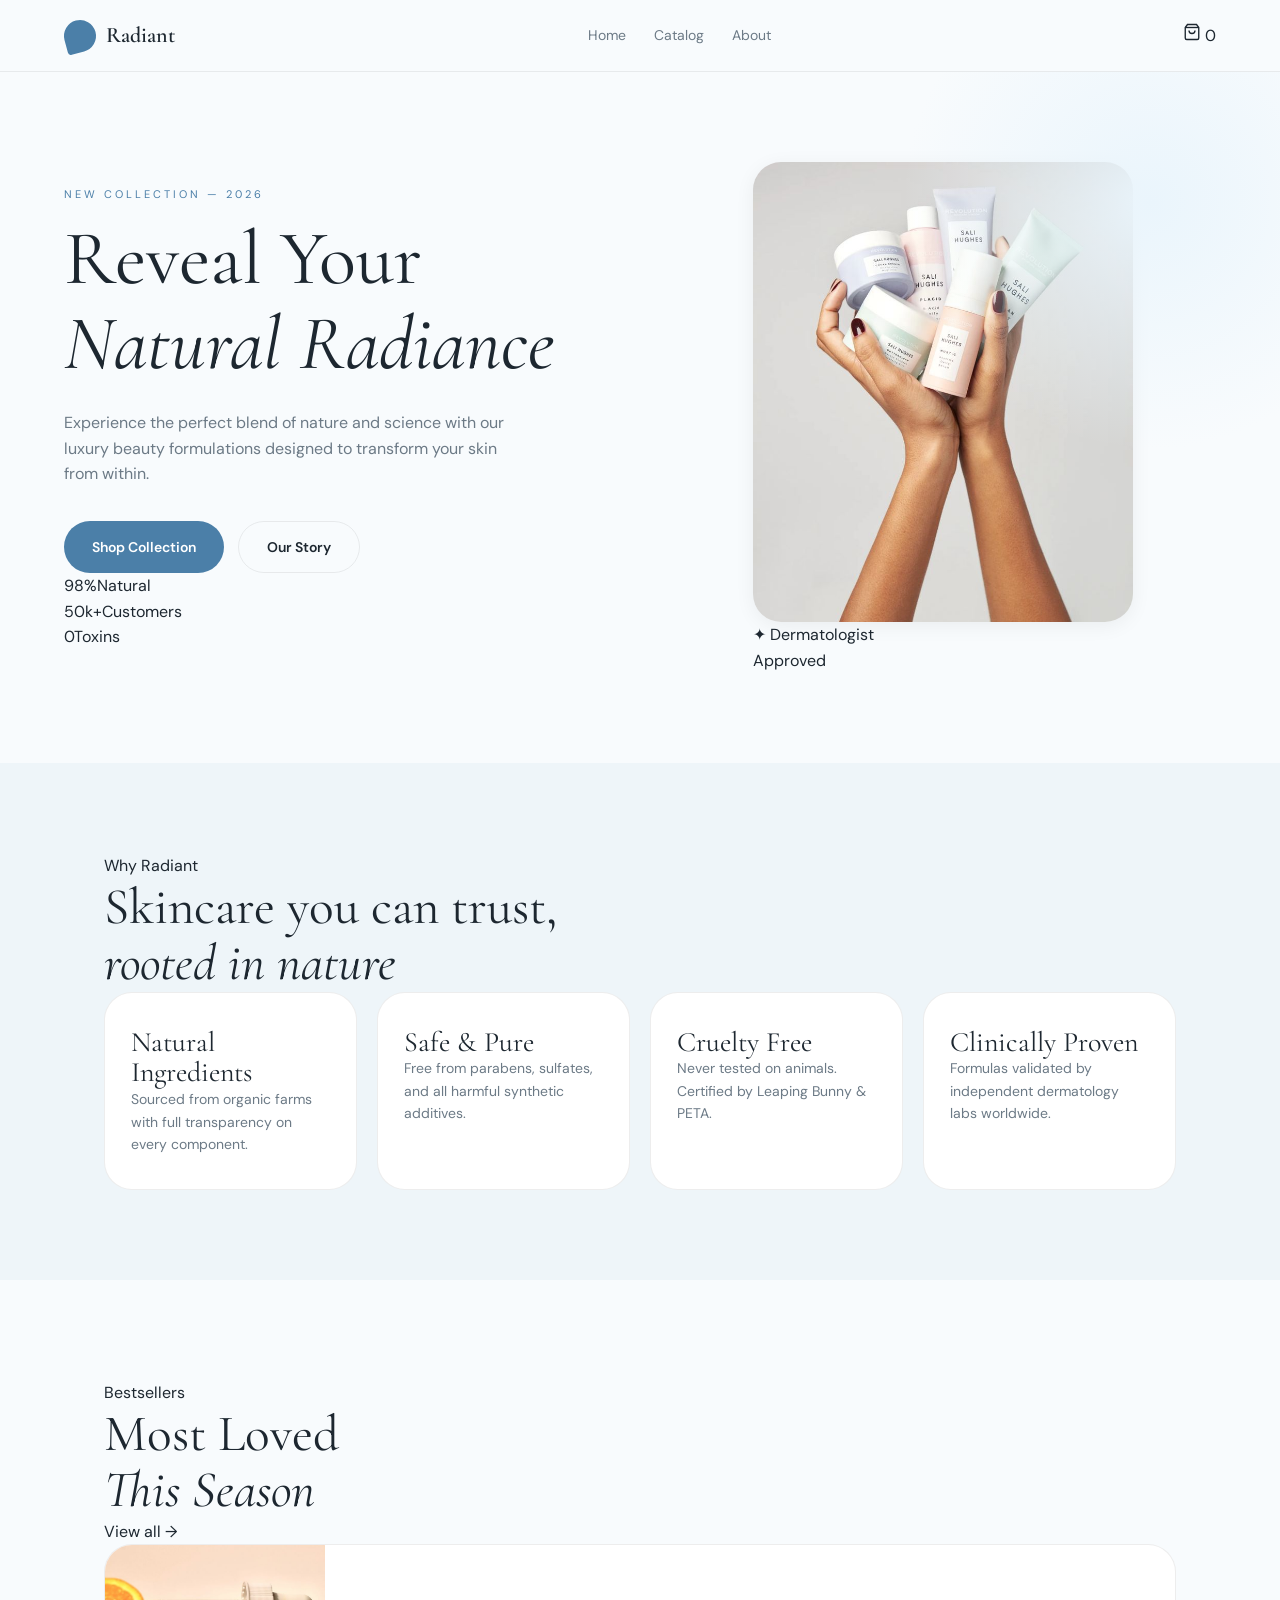
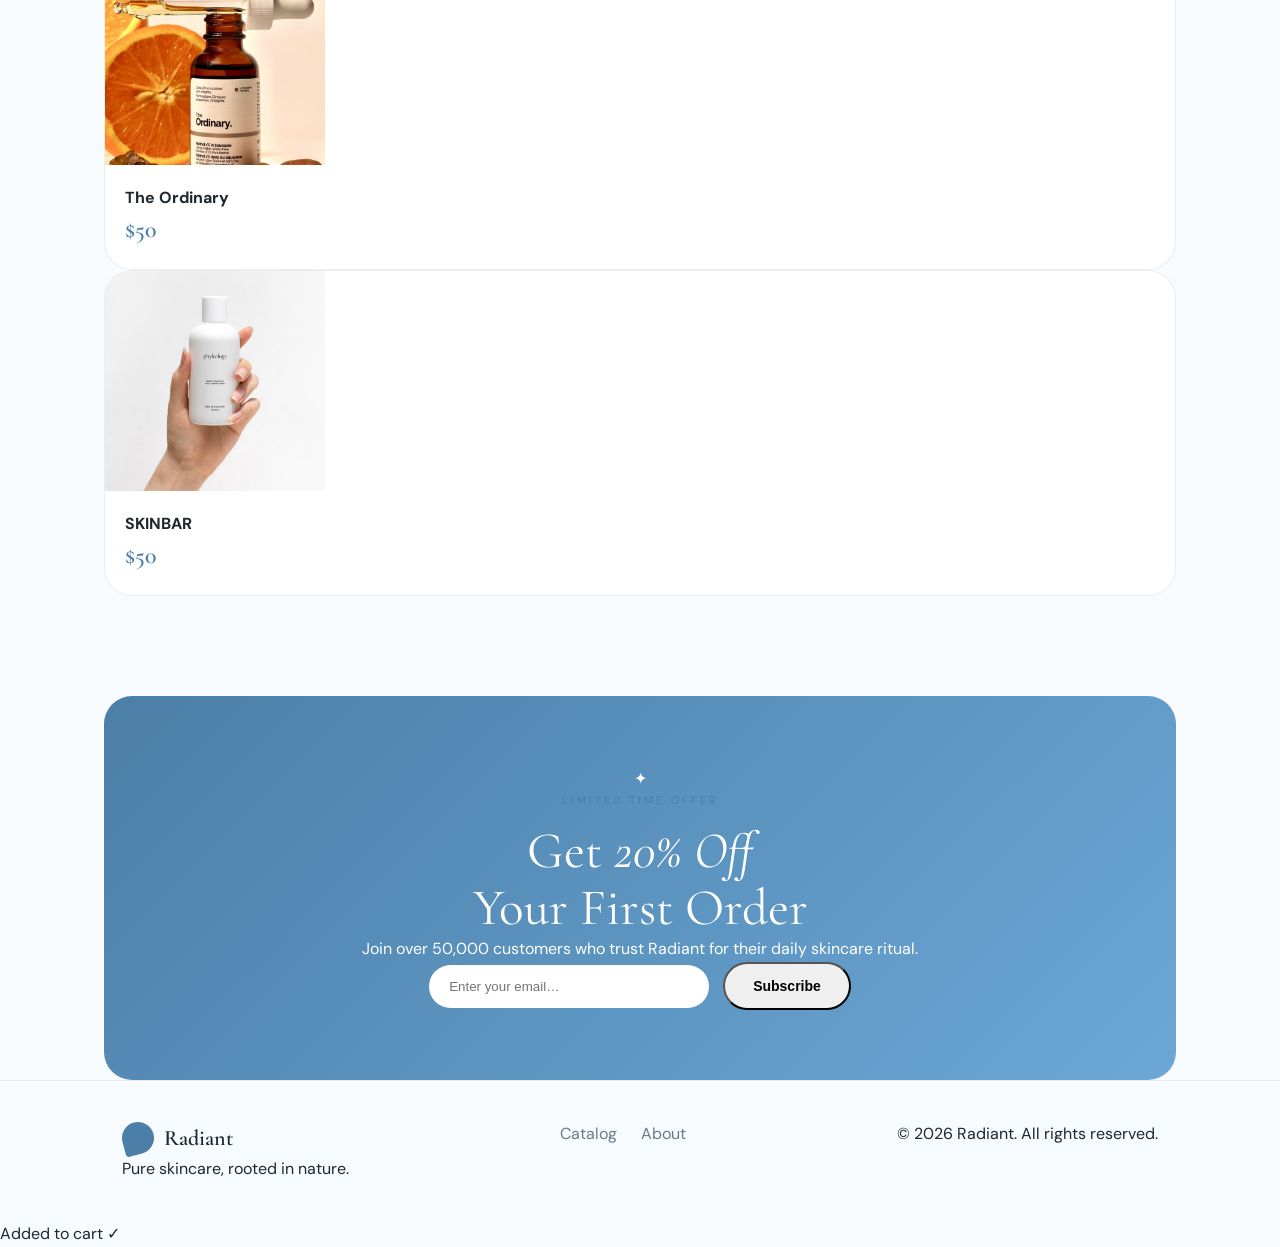
<file: index.html>
<!DOCTYPE html>
<html lang="en">
<head>
    <meta charset="UTF-8">
    <meta name="viewport" content="width=device-width, initial-scale=1.0">
    <title>Radiant | Natural Skincare</title>
    <link rel="stylesheet" href="style.css">
    <link href="https://fonts.googleapis.com/css2?family=Cormorant+Garamond:ital,wght@0,300;0,400;0,600;1,300;1,400&family=DM+Sans:wght@300;400;500;600&display=swap" rel="stylesheet">
</head>
<body>
    <header class="main-header">
        <div class="header-container">
            <a href="index.html" class="logo">
                <div class="logo-mark"></div>
                <span class="logo-text">Radiant</span>
            </a>
            <nav class="header-nav">
                <a href="index.html" class="nav-link active">Home</a>
                <a href="catalog.html" class="nav-link">Catalog</a>
                <a href="about.html" class="nav-link">About</a>
            </nav>
            <a href="catalog.html" class="cart-btn">
                <svg width="18" height="18" viewBox="0 0 24 24" fill="none" stroke="currentColor" stroke-width="1.8"><path d="M6 2L3 6v14a2 2 0 002 2h14a2 2 0 002-2V6l-3-4z"/><line x1="3" y1="6" x2="21" y2="6"/><path d="M16 10a4 4 0 01-8 0"/></svg>
                <span class="cart-count" id="cart-count">0</span>
            </a>
        </div>
    </header>
 
    <section class="hero">
        <div class="hero-bg-blur"></div>
        <div class="hero-container">
            <div class="hero-text animate-up">
                <span class="eyebrow">New Collection — 2026</span>
                <h1>Reveal Your<br><em>Natural Radiance</em></h1>
                <p class="desc">Experience the perfect blend of nature and science with our luxury beauty formulations designed to transform your skin from within.</p>
                <div class="hero-btns">
                    <a href="catalog.html" class="btn btn-primary">Shop Collection</a>
                    <a href="about.html" class="btn btn-ghost">Our Story</a>
                </div>
                <div class="hero-stats">
                    <div class="stat"><span class="stat-num">98%</span><span class="stat-label">Natural</span></div>
                    <div class="stat-divider"></div>
                    <div class="stat"><span class="stat-num">50k+</span><span class="stat-label">Customers</span></div>
                    <div class="stat-divider"></div>
                    <div class="stat"><span class="stat-num">0</span><span class="stat-label">Toxins</span></div>
                </div>
            </div>
            <div class="hero-img animate-up delay-2">
                <div class="img-frame">
                    <img src="images/1.png" alt="Natural Skincare" class="main-img">
                    <div class="img-badge">
                        <span class="badge-icon">✦</span>
                        <span>Dermatologist<br>Approved</span>
                    </div>
                </div>
            </div>
        </div>
    </section>
 
    <section class="features reveal">
        <div class="container">
            <div class="section-header">
                <span class="tag">Why Radiant</span>
                <h2>Skincare you can trust,<br><em>rooted in nature</em></h2>
            </div>
            <div class="features-grid">
                <div class="f-card">
                    <h3>Natural Ingredients</h3>
                    <p>Sourced from organic farms with full transparency on every component.</p>
                </div>
                <div class="f-card">
                    <h3>Safe & Pure</h3>
                    <p>Free from parabens, sulfates, and all harmful synthetic additives.</p>
                </div>
                <div class="f-card">
                    <h3>Cruelty Free</h3>
                    <p>Never tested on animals. Certified by Leaping Bunny & PETA.</p>
                </div>
                <div class="f-card">
                    <h3>Clinically Proven</h3>
                    <p>Formulas validated by independent dermatology labs worldwide.</p>
                </div>
            </div>
        </div>
    </section>
 
    <section class="featured-products reveal">
        <div class="container">
            <div class="section-header">
                <span class="tag">Bestsellers</span>
                <h2>Most Loved<br><em>This Season</em></h2>
                <a href="catalog.html" class="view-all">View all →</a>
            </div>
            <div class="product-row">
                <div class="product-card">
                    <div class="product-img-wrap">
                        <img src="images/2.png" alt="The Ordinary">
                        <button class="quick-add add-to-cart" data-name="The Ordinary" data-price="50">+ Quick Add</button>
                    </div>
                    <div class="product-info">
                        <h4>The Ordinary</h4>
                        <span class="price">$50</span>
                    </div>
                </div>
                <div class="product-card">
                    <div class="product-img-wrap">
                        <img src="images/3.png" alt="SKINBAR">
                        <button class="quick-add add-to-cart" data-name="SKINBAR" data-price="50">+ Quick Add</button>
                    </div>
                    <div class="product-info">
                        <h4>SKINBAR</h4>
                        <span class="price">$50</span>
                    </div>
                </div>
            </div>
        </div>
    </section>
 
    <section class="promo reveal">
        <div class="container">
            <div class="promo-banner">
                <div class="promo-deco">✦</div>
                <span class="eyebrow light">Limited Time Offer</span>
                <h2>Get <em>20% Off</em><br>Your First Order</h2>
                <p>Join over 50,000 customers who trust Radiant for their daily skincare ritual.</p>
                <div class="promo-form">
                    <input type="email" placeholder="Enter your email…" class="email-input">
                    <button class="btn btn-white">Subscribe</button>
                </div>
            </div>
        </div>
    </section>
 
    <footer class="footer">
        <div class="container footer-inner">
            <div class="footer-brand">
                <div class="logo">
                    <div class="logo-mark"></div>
                    <span class="logo-text">Radiant</span>
                </div>
                <p>Pure skincare, rooted in nature.</p>
            </div>
            <div class="footer-links">
                <a href="catalog.html">Catalog</a>
                <a href="about.html">About</a>
            </div>
            <p class="footer-copy">© 2026 Radiant. All rights reserved.</p>
        </div>
    </footer>
 
    <!-- Cart Toast -->
    <div class="toast" id="toast">Added to cart ✓</div>
 
    <script src="script.js"></script>
</body>
</html>
</file>
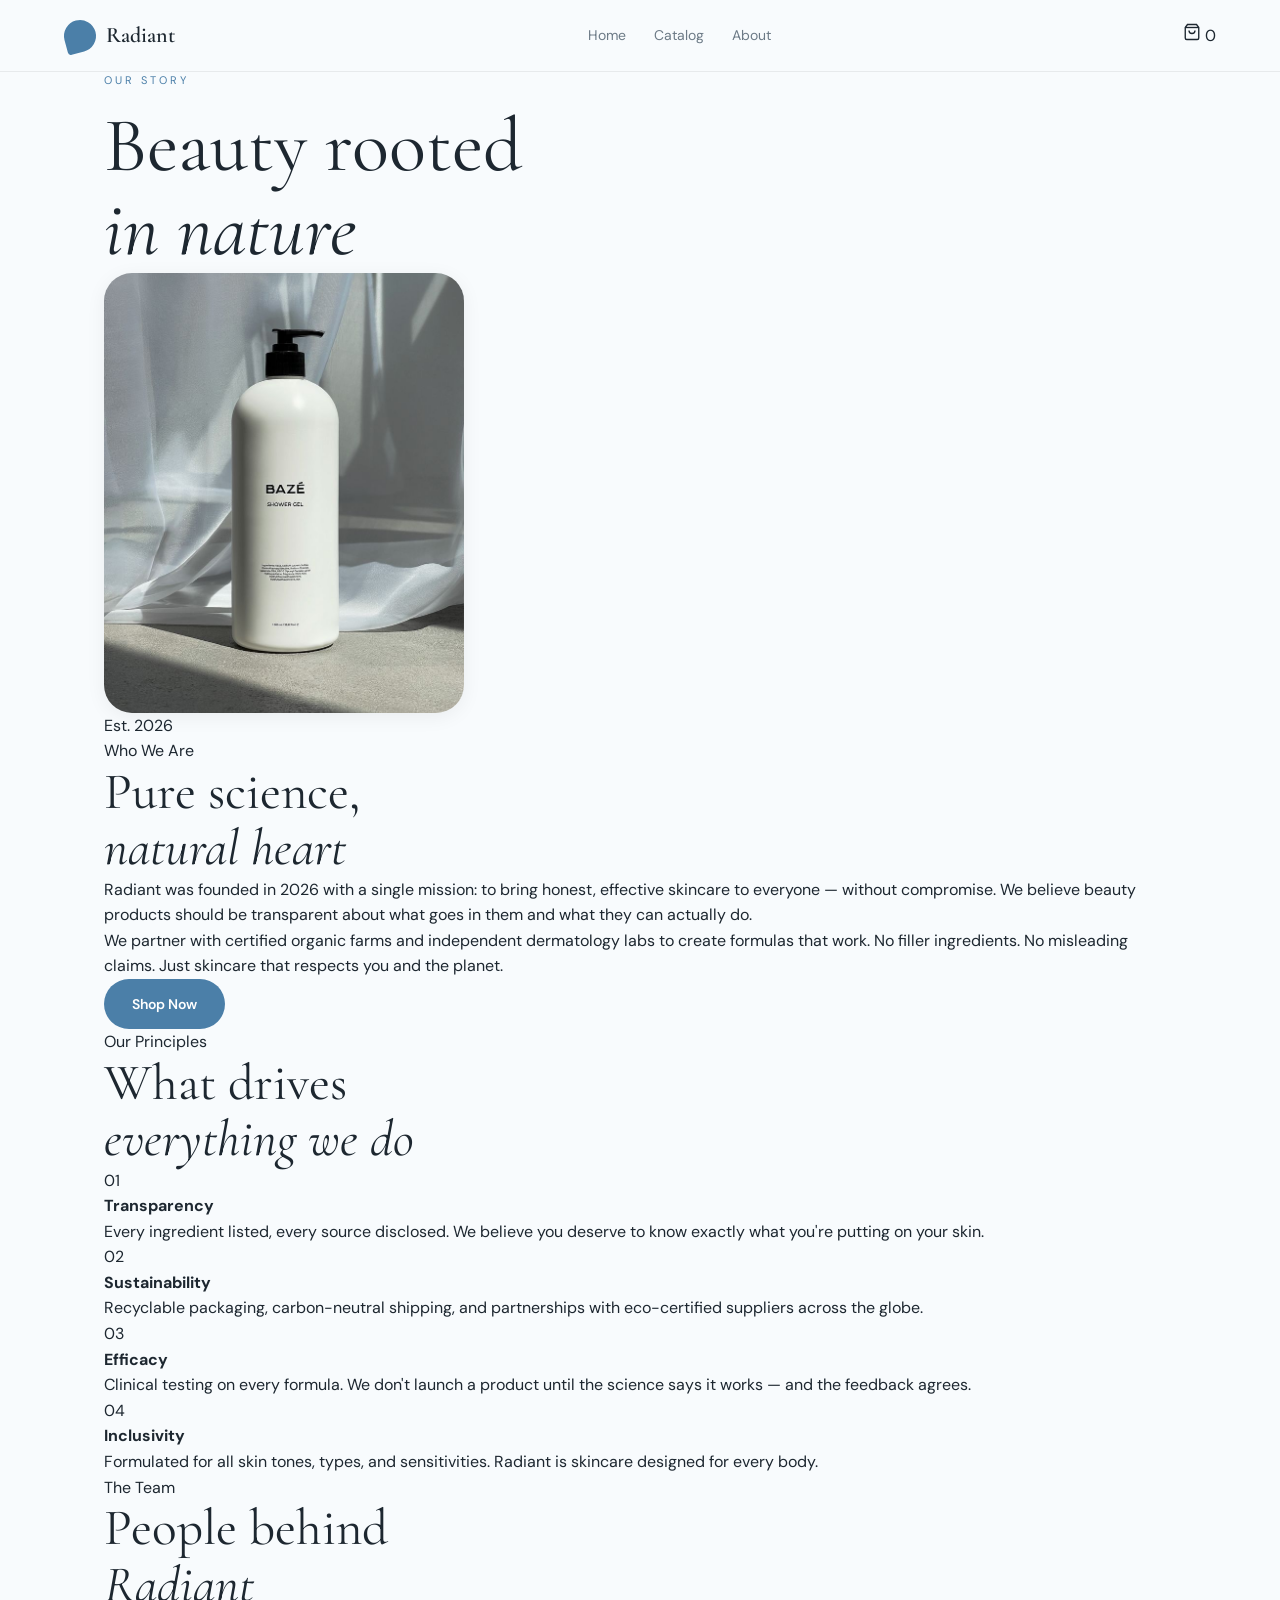
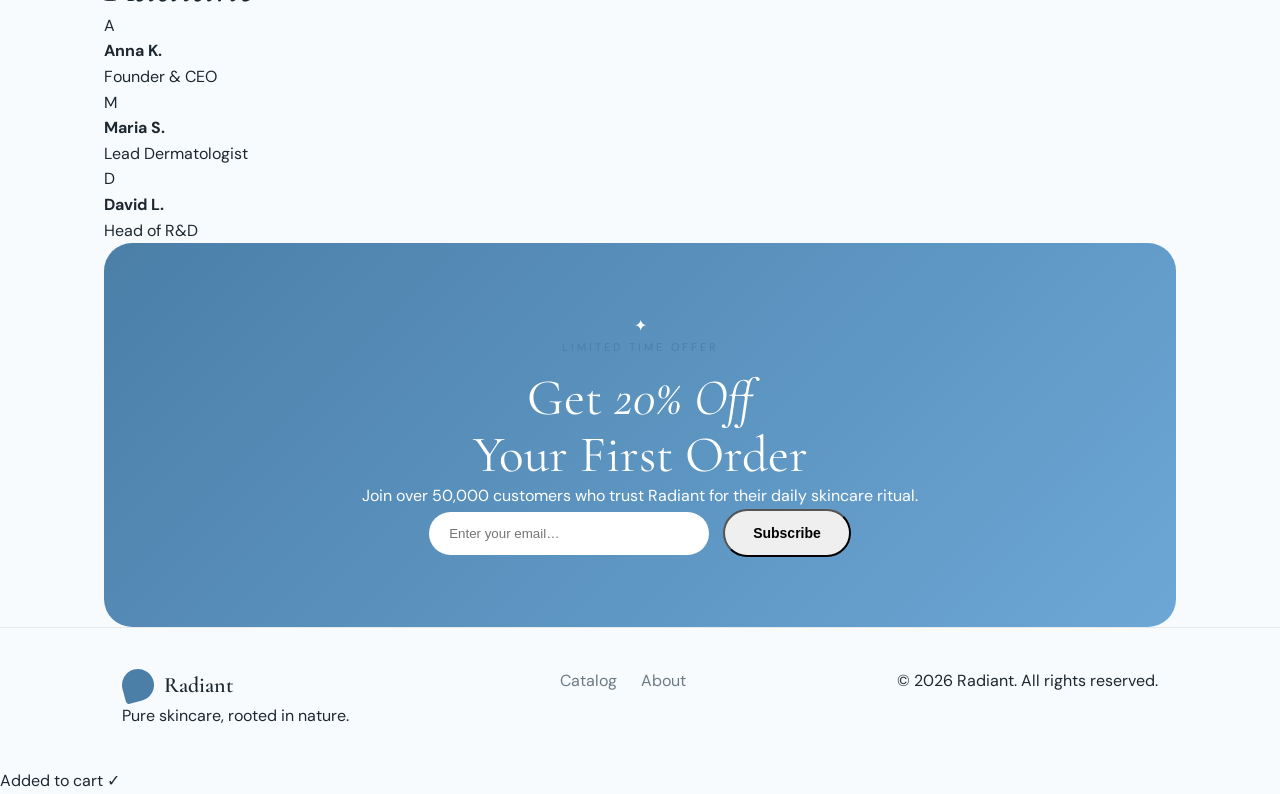
<file: about.html>
<!DOCTYPE html>
<html lang="en">
<head>
    <meta charset="UTF-8">
    <meta name="viewport" content="width=device-width, initial-scale=1.0">
    <title>Radiant | About Us</title>
    <link rel="stylesheet" href="style.css">
    <link href="https://fonts.googleapis.com/css2?family=Cormorant+Garamond:ital,wght@0,300;0,400;0,600;1,300;1,400&family=DM+Sans:wght@300;400;500;600&display=swap" rel="stylesheet">
</head>
<body>
    <header class="main-header">
        <div class="header-container">
            <a href="index.html" class="logo">
                <div class="logo-mark"></div>
                <span class="logo-text">Radiant</span>
            </a>
            <nav class="header-nav">
                <a href="index.html" class="nav-link">Home</a>
                <a href="catalog.html" class="nav-link">Catalog</a>
                <a href="about.html" class="nav-link active">About</a>
            </nav>
            <a href="catalog.html" class="cart-btn">
                <svg width="18" height="18" viewBox="0 0 24 24" fill="none" stroke="currentColor" stroke-width="1.8"><path d="M6 2L3 6v14a2 2 0 002 2h14a2 2 0 002-2V6l-3-4z"/><line x1="3" y1="6" x2="21" y2="6"/><path d="M16 10a4 4 0 01-8 0"/></svg>
                <span class="cart-count" id="cart-count">0</span>
            </a>
        </div>
    </header>
 
    <section class="about-hero">
        <div class="about-hero-bg"></div>
        <div class="container">
            <span class="eyebrow light">Our Story</span>
            <h1>Beauty rooted<br><em>in nature</em></h1>
        </div>
    </section>
 
    <section class="about-story reveal">
        <div class="container about-grid">
            <div class="about-img-col">
                <div class="about-img-wrap">
                    <img src="images/shower gel (гель для душа).png" alt="Radiant story">
                    <div class="about-year-badge">Est. 2026</div>
                </div>
            </div>
            <div class="about-text-col">
                <span class="tag">Who We Are</span>
                <h2>Pure science,<br><em>natural heart</em></h2>
                <p>Radiant was founded in 2026 with a single mission: to bring honest, effective skincare to everyone — without compromise. We believe beauty products should be transparent about what goes in them and what they can actually do.</p>
                <p>We partner with certified organic farms and independent dermatology labs to create formulas that work. No filler ingredients. No misleading claims. Just skincare that respects you and the planet.</p>
                <a href="catalog.html" class="btn btn-primary">Shop Now</a>
            </div>
        </div>
    </section>
 
    <section class="about-values reveal">
        <div class="container">
            <div class="section-header centered">
                <span class="tag">Our Principles</span>
                <h2>What drives<br><em>everything we do</em></h2>
            </div>
            <div class="values-grid">
                <div class="value-card">
                    <div class="value-num">01</div>
                    <h4>Transparency</h4>
                    <p>Every ingredient listed, every source disclosed. We believe you deserve to know exactly what you're putting on your skin.</p>
                </div>
                <div class="value-card">
                    <div class="value-num">02</div>
                    <h4>Sustainability</h4>
                    <p>Recyclable packaging, carbon-neutral shipping, and partnerships with eco-certified suppliers across the globe.</p>
                </div>
                <div class="value-card">
                    <div class="value-num">03</div>
                    <h4>Efficacy</h4>
                    <p>Clinical testing on every formula. We don't launch a product until the science says it works — and the feedback agrees.</p>
                </div>
                <div class="value-card">
                    <div class="value-num">04</div>
                    <h4>Inclusivity</h4>
                    <p>Formulated for all skin tones, types, and sensitivities. Radiant is skincare designed for every body.</p>
                </div>
            </div>
        </div>
    </section>
 
    <section class="about-team reveal">
        <div class="container">
            <div class="section-header centered">
                <span class="tag">The Team</span>
                <h2>People behind<br><em>Radiant</em></h2>
            </div>
            <div class="team-grid">
                <div class="team-card">
                    <div class="team-avatar">A</div>
                    <h4>Anna K.</h4>
                    <span>Founder & CEO</span>
                </div>
                <div class="team-card">
                    <div class="team-avatar">M</div>
                    <h4>Maria S.</h4>
                    <span>Lead Dermatologist</span>
                </div>
                <div class="team-card">
                    <div class="team-avatar">D</div>
                    <h4>David L.</h4>
                    <span>Head of R&D</span>
                </div>
            </div>
        </div>
    </section>
 
    <section class="promo reveal">
        <div class="container">
            <div class="promo-banner">
                <div class="promo-deco">✦</div>
                <span class="eyebrow light">Limited Time Offer</span>
                <h2>Get <em>20% Off</em><br>Your First Order</h2>
                <p>Join over 50,000 customers who trust Radiant for their daily skincare ritual.</p>
                <div class="promo-form">
                    <input type="email" placeholder="Enter your email…" class="email-input">
                    <button class="btn btn-white">Subscribe</button>
                </div>
            </div>
        </div>
    </section>
 
    <footer class="footer">
        <div class="container footer-inner">
            <div class="footer-brand">
                <div class="logo">
                    <div class="logo-mark"></div>
                    <span class="logo-text">Radiant</span>
                </div>
                <p>Pure skincare, rooted in nature.</p>
            </div>
            <div class="footer-links">
                <a href="catalog.html">Catalog</a>
                <a href="about.html">About</a>
            </div>
            <p class="footer-copy">© 2026 Radiant. All rights reserved.</p>
        </div>
    </footer>
 
    <div class="toast" id="toast">Added to cart ✓</div>
    <script src="script.js"></script>
</body>
</html>
</file>
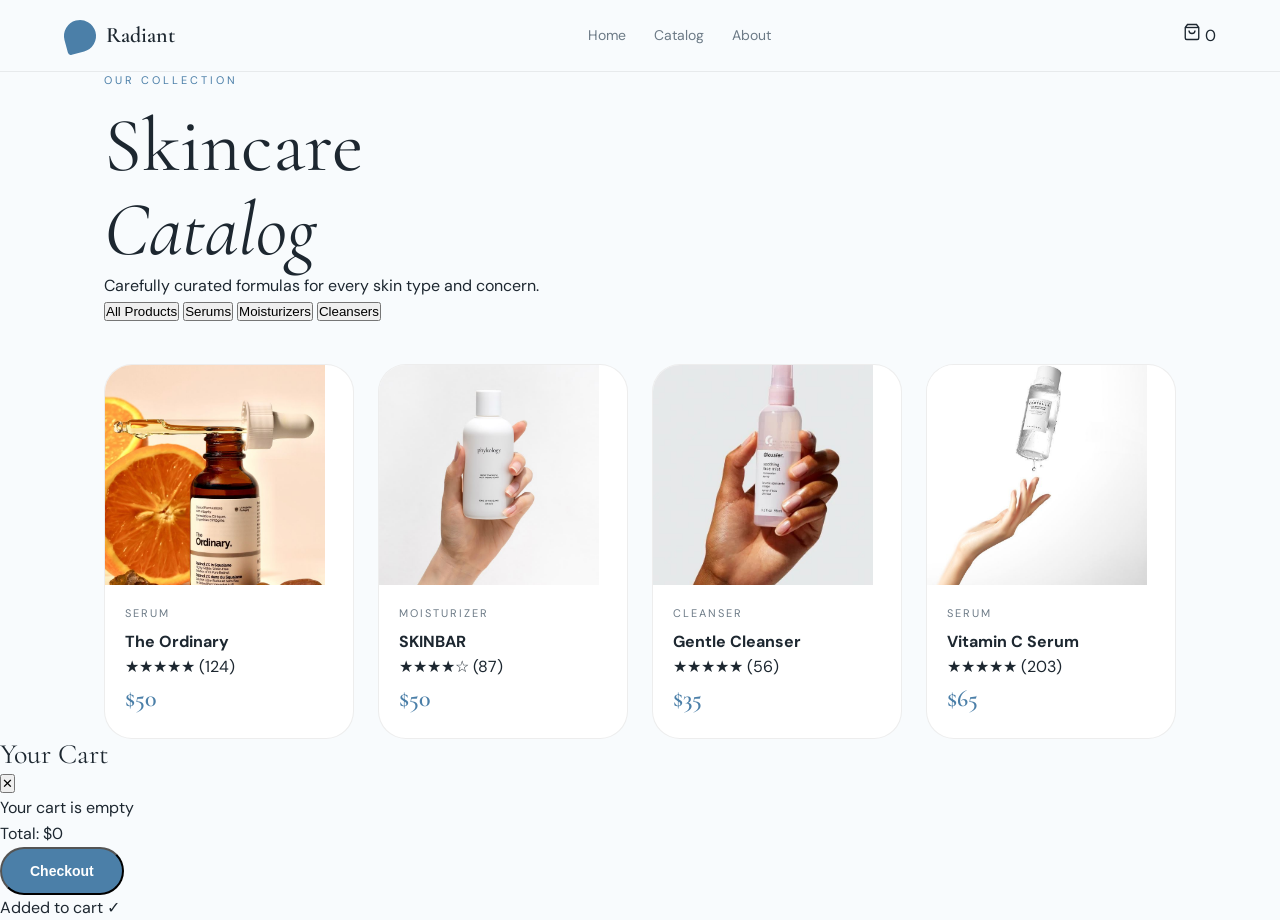
<file: catalog.html>
<!DOCTYPE html>
<html lang="en">
<head>
    <meta charset="UTF-8">
    <meta name="viewport" content="width=device-width, initial-scale=1.0">
    <title>Radiant | Catalog</title>
    <link rel="stylesheet" href="style.css">
    <link href="https://fonts.googleapis.com/css2?family=Cormorant+Garamond:ital,wght@0,300;0,400;0,600;1,300;1,400&family=DM+Sans:wght@300;400;500;600&display=swap" rel="stylesheet">
</head>
<body>
    <header class="main-header">
        <div class="header-container">
            <a href="index.html" class="logo">
                <div class="logo-mark"></div>
                <span class="logo-text">Radiant</span>
            </a>
            <nav class="header-nav">
                <a href="index.html" class="nav-link">Home</a>
                <a href="catalog.html" class="nav-link active">Catalog</a>
                <a href="about.html" class="nav-link">About</a>
            </nav>
            <a href="catalog.html" class="cart-btn">
                <svg width="18" height="18" viewBox="0 0 24 24" fill="none" stroke="currentColor" stroke-width="1.8"><path d="M6 2L3 6v14a2 2 0 002 2h14a2 2 0 002-2V6l-3-4z"/><line x1="3" y1="6" x2="21" y2="6"/><path d="M16 10a4 4 0 01-8 0"/></svg>
                <span class="cart-count" id="cart-count">0</span>
            </a>
        </div>
    </header>
 
    <section class="catalog-hero">
        <div class="container">
            <span class="eyebrow">Our Collection</span>
            <h1>Skincare<br><em>Catalog</em></h1>
            <p>Carefully curated formulas for every skin type and concern.</p>
        </div>
    </section>
 
    <section class="catalog-section">
        <div class="container">
            <div class="catalog-filters">
                <button class="filter-btn active" data-filter="all">All Products</button>
                <button class="filter-btn" data-filter="serum">Serums</button>
                <button class="filter-btn" data-filter="moisturizer">Moisturizers</button>
                <button class="filter-btn" data-filter="cleanser">Cleansers</button>
            </div>
 
            <div class="catalog-grid">
                <div class="product-card catalog-card" data-category="serum">
                    <div class="product-img-wrap">
                        <img src="images/2.png" alt="The Ordinary Serum">
                        <div class="product-label">Bestseller</div>
                        <button class="quick-add add-to-cart" data-name="The Ordinary" data-price="50">+ Add to Cart</button>
                    </div>
                    <div class="product-info">
                        <div class="product-meta">Serum</div>
                        <h4>The Ordinary</h4>
                        <div class="product-rating">★★★★★ <span>(124)</span></div>
                        <span class="price">$50</span>
                    </div>
                </div>
 
                <div class="product-card catalog-card" data-category="moisturizer">
                    <div class="product-img-wrap">
                        <img src="images/3.png" alt="SKINBAR">
                        <button class="quick-add add-to-cart" data-name="SKINBAR" data-price="50">+ Add to Cart</button>
                    </div>
                    <div class="product-info">
                        <div class="product-meta">Moisturizer</div>
                        <h4>SKINBAR</h4>
                        <div class="product-rating">★★★★☆ <span>(87)</span></div>
                        <span class="price">$50</span>
                    </div>
                </div>
 
                <div class="product-card catalog-card" data-category="cleanser">
                    <div class="product-img-wrap">
                        <img src="images/4.png" alt="Gentle Cleanser">
                        <div class="product-label">New</div>
                        <button class="quick-add add-to-cart" data-name="Gentle Cleanser" data-price="35">+ Add to Cart</button>
                    </div>
                    <div class="product-info">
                        <div class="product-meta">Cleanser</div>
                        <h4>Gentle Cleanser</h4>
                        <div class="product-rating">★★★★★ <span>(56)</span></div>
                        <span class="price">$35</span>
                    </div>
                </div>
 
                <div class="product-card catalog-card" data-category="serum">
                    <div class="product-img-wrap">
                        <img src="images/5.png" alt="Vitamin C Serum">
                        <button class="quick-add add-to-cart" data-name="Vitamin C Serum" data-price="65">+ Add to Cart</button>
                    </div>
                    <div class="product-info">
                        <div class="product-meta">Serum</div>
                        <h4>Vitamin C Serum</h4>
                        <div class="product-rating">★★★★★ <span>(203)</span></div>
                        <span class="price">$65</span>
                    </div>
                </div>
            </div>
        </div>
    </section>
 
    <!--cart panel -->
    <div class="cart-overlay" id="cart-overlay"></div>
    <aside class="cart-panel" id="cart-panel">
        <div class="cart-header">
            <h3>Your Cart</h3>
            <button class="cart-close" id="cart-close">✕</button>
        </div>
        <div class="cart-items" id="cart-items">
            <p class="cart-empty">Your cart is empty</p>
        </div>
        <div class="cart-footer">
            <div class="cart-total">Total: <span id="cart-total">$0</span></div>
            <button class="btn btn-primary cart-checkout">Checkout</button>
        </div>
    </aside>
 
    <div class="toast" id="toast">Added to cart ✓</div>
 
    <script src="script.js"></script>
</body>
</html>
</file>
<file: style.css>
@import url('https://fonts.googleapis.com/css2?family=Cormorant+Garamond:wght@300;400;600&family=DM+Sans:wght@300;400;500;600&display=swap');

:root{
    --accent:#4b7fa8;
    --accent-light:#6ca7d6;
    --accent-pale:#eaf5fc;
    --gold:#8fbfd9;
    --text:#1d2730;
    --text-muted:#6c7a86;
    --bg:#f8fbfd;
    --bg-warm:#eef5f9;
    --white:#fff;
    --border:rgba(0,0,0,.07);
    --shadow:0 4px 20px rgba(0,0,0,.06);
    --radius:16px;
    --radius-lg:28px;
}

/*reset*/
*{margin:0;padding:0;box-sizing:border-box}
body{
    font-family:'DM Sans',sans-serif;
    background:var(--bg);
    color:var(--text);
    line-height:1.6;
}
img{max-width:100%;display:block}
a{text-decoration:none;color:inherit}

/*typography*/
h1,h2,h3{
    font-family:'Cormorant Garamond',serif;
    font-weight:400;
    line-height:1.1;
}
h1{font-size:clamp(48px,6vw,80px)}
h2{font-size:clamp(34px,4vw,58px)}
h3{font-size:28px}

.eyebrow{
    font-size:11px;
    letter-spacing:3px;
    text-transform:uppercase;
    color:var(--accent);
    margin-bottom:14px;
    display:block;
}

.container{
    max-width:1200px;
    margin:auto;
    padding:0 5%;
}

/*header*/
.main-header{
    position:sticky;
    top:0;
    z-index:100;
    background:rgba(248,251,253,.92);
    backdrop-filter:blur(10px);
    border-bottom:1px solid var(--border);
    padding:18px 5%;
}

.header-container{
    max-width:1200px;
    margin:auto;
    display:flex;
    justify-content:space-between;
    align-items:center;
}

.logo{
    display:flex;
    align-items:center;
    gap:10px;
}

.logo-mark{
    width:32px;
    height:32px;
    background:var(--accent);
    border-radius:50% 50% 50% 10%;
    transform:rotate(-15deg);
}

.logo-text{
    font-family:'Cormorant Garamond',serif;
    font-size:22px;
    font-weight:600;
}

.header-nav{
    display:flex;
    gap:28px;
}

.nav-link{
    color:var(--text-muted);
    font-size:14px;
    transition:.2s;
}
.nav-link:hover{color:var(--accent)}

/*buttons*/
.btn{
    display:inline-flex;
    align-items:center;
    gap:8px;
    padding:14px 28px;
    border-radius:100px;
    font-size:14px;
    font-weight:600;
    transition:.25s;
}

.btn-primary{
    background:var(--accent);
    color:#fff;
}
.btn-primary:hover{
    background:var(--accent-light);
    transform:translateY(-2px);
}

.btn-ghost{
    border:1px solid var(--border);
}
.btn-ghost:hover{
    border-color:var(--accent);
    color:var(--accent);
}

/*hero*/
.hero{
    padding:90px 5%;
    overflow:hidden;
    position:relative;
}

.hero::before{
    content:'';
    position:absolute;
    width:500px;
    height:500px;
    right:-120px;
    top:-120px;
    border-radius:50%;
    background:radial-gradient(circle,var(--accent-pale),transparent 70%);
}

.hero-container{
    max-width:1200px;
    margin:auto;
    display:grid;
    grid-template-columns:1fr 1fr;
    gap:60px;
    align-items:center;
}

.desc{
    color:var(--text-muted);
    margin:24px 0 34px;
    max-width:460px;
}

.hero-btns{
    display:flex;
    gap:14px;
    flex-wrap:wrap;
}

/*hero image*/
.img-frame{
    max-width:380px;
    margin:0 auto;
}

.main-img{
    border-radius:var(--radius-lg);
    aspect-ratio:4/5;
    object-fit:cover;
    box-shadow:var(--shadow);
    width:100%;
    max-height:460px;
}

/*features*/
.features{
    background:var(--bg-warm);
    padding:90px 0;
}

.features-grid{
    display:grid;
    grid-template-columns:repeat(4,1fr);
    gap:20px;
}

.f-card{
    background:#fff;
    padding:34px 26px;
    border-radius:var(--radius-lg);
    border:1px solid var(--border);
    transition:.25s;
}

.f-card:hover{
    transform:translateY(-5px);
    box-shadow:var(--shadow);
}

.f-icon{
    font-size:30px;
    margin-bottom:14px;
}

.f-card p{
    color:var(--text-muted);
    font-size:14px;
}

/*products*/
.featured-products{
    padding:100px 0;
}

.catalog-grid{
    display:grid;
    grid-template-columns:repeat(4,1fr);
    gap:24px;
    margin-top:40px;
}

.product-card{
    background:#fff;
    border-radius:var(--radius-lg);
    overflow:hidden;
    border:1px solid var(--border);
    transition:.25s;
}

.product-card:hover{
    transform:translateY(-6px);
    box-shadow:0 10px 30px rgba(0,0,0,.08);
}

/*product image fix height*/
.product-img-wrap{
    aspect-ratio:1;
    overflow:hidden;
    background:var(--bg-warm);
    max-height:220px;
}

.product-img-wrap img{
    width:100%;
    height:100%;
    object-fit:cover;
    object-position:center;
    transition:.35s;
}

.product-card:hover img{
    transform:scale(1.05);
}

.product-info{
    padding:20px;
}

.product-meta{
    font-size:11px;
    letter-spacing:2px;
    text-transform:uppercase;
    color:var(--text-muted);
    margin-bottom:6px;
}

.price{
    font-family:'Cormorant Garamond',serif;
    font-size:24px;
    color:var(--accent);
    font-weight:600;
}

/*promo*/
.promo-banner{
    background:linear-gradient(135deg,var(--accent),var(--accent-light));
    color:#fff;
    padding:70px 40px;
    text-align:center;
    border-radius:var(--radius-lg);
}

.email-input{
    padding:14px 20px;
    border:none;
    border-radius:100px;
    width:280px;
    margin-right:10px;
}

/*footer*/
.footer{
    border-top:1px solid var(--border);
    padding:40px 5%;
}

.footer-inner{
    max-width:1200px;
    margin:auto;
    display:flex;
    justify-content:space-between;
    flex-wrap:wrap;
    gap:20px;
}

.footer-links{
    display:flex;
    gap:24px;
}

.footer-links a{
    color:var(--text-muted);
}
.footer-links a:hover{
    color:var(--accent);
}

/*about image size restriction */
.about-img-wrap{
    max-width:360px;
    width:100%;
}

.about-img-wrap img{
    width:100%;
    max-height:440px;
    aspect-ratio:4/5;
    object-fit:cover;
    border-radius:var(--radius-lg);
    box-shadow:var(--shadow);
}

/*responsive*/
@media(max-width:960px){
    .hero-container,
    .features-grid,
    .catalog-grid{
        grid-template-columns:1fr 1fr;
    }

    .img-frame,.about-img-wrap{
        max-width:300px;
        margin:0 auto;
    }
}

@media(max-width:640px){
    .header-nav{display:none}

    .hero-container,
    .features-grid,
    .catalog-grid{
        grid-template-columns:1fr;
    }

    .img-frame,.about-img-wrap{
        max-width:100%;
    }

    .main-img,.about-img-wrap img{
        max-height:320px;
    }

    .product-img-wrap{
        max-height:200px;
    }

    h1{font-size:42px}
    h2{font-size:34px}
}
</file>
